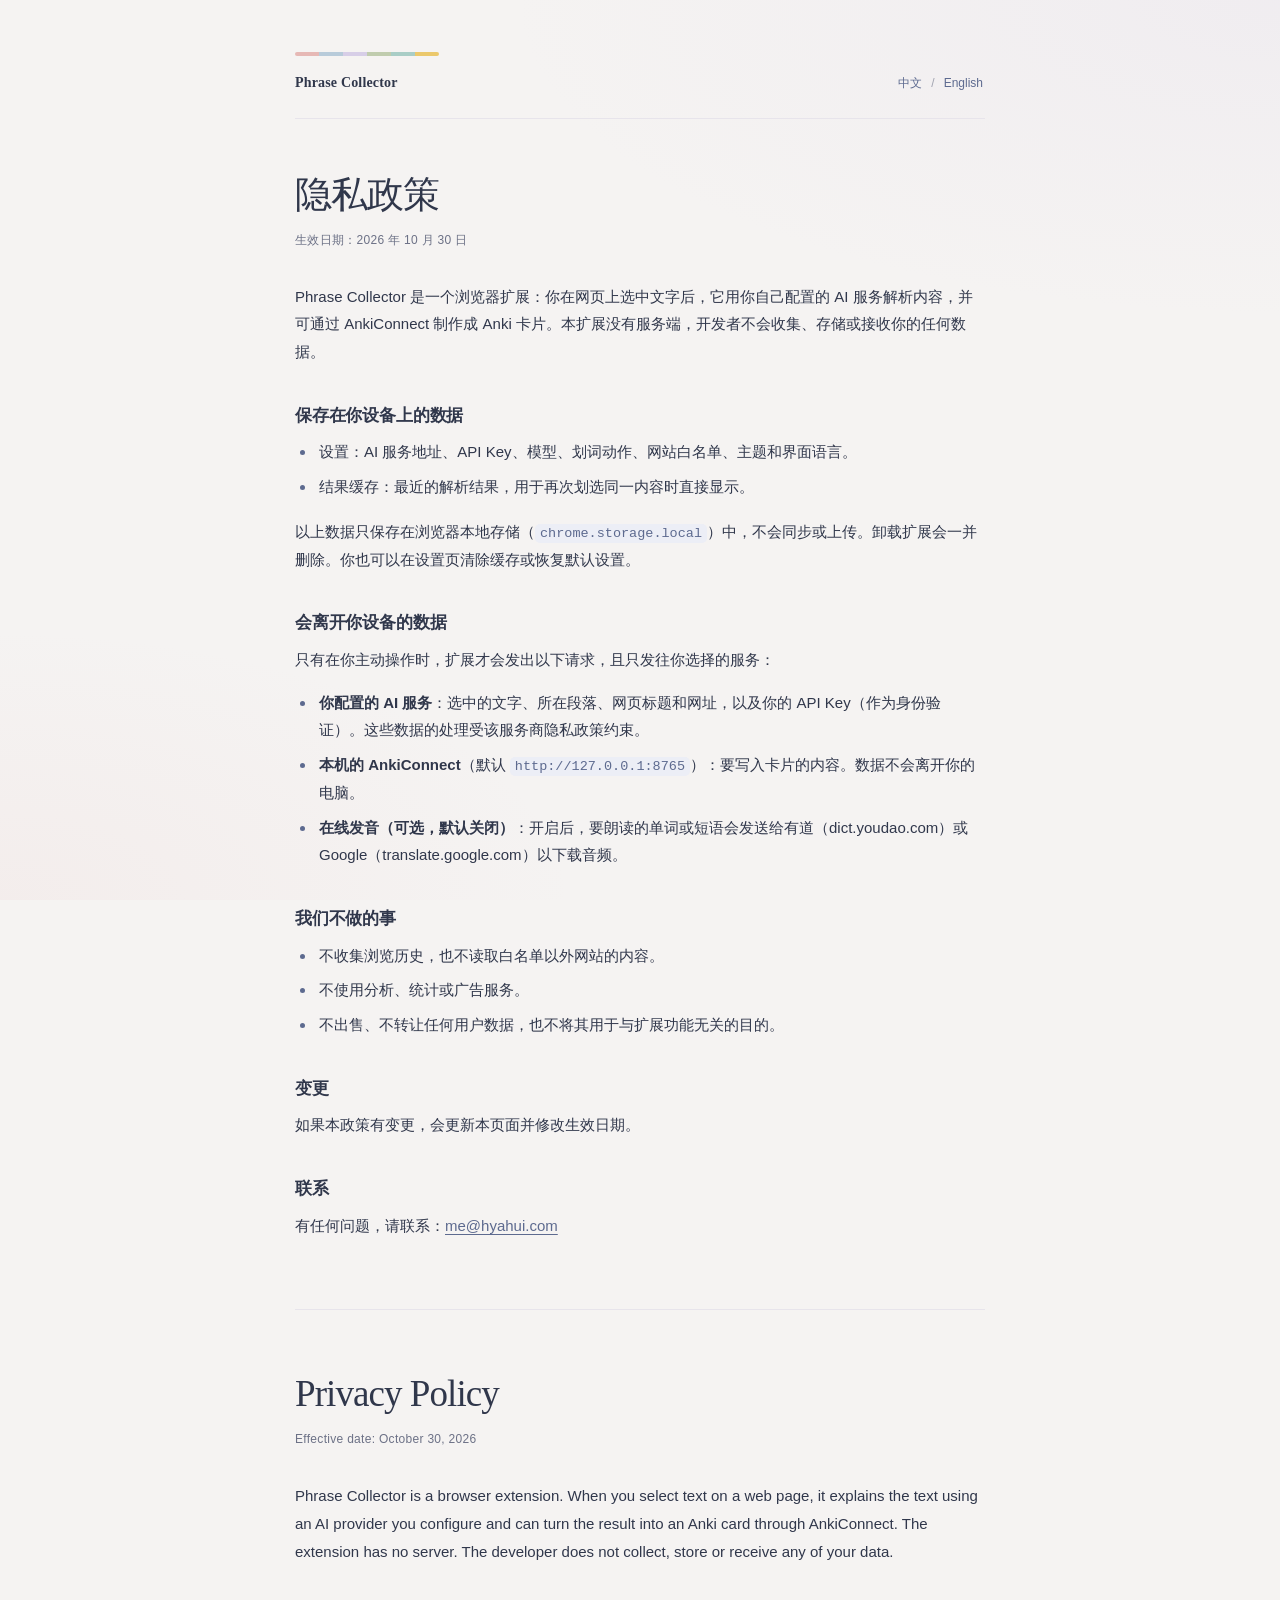
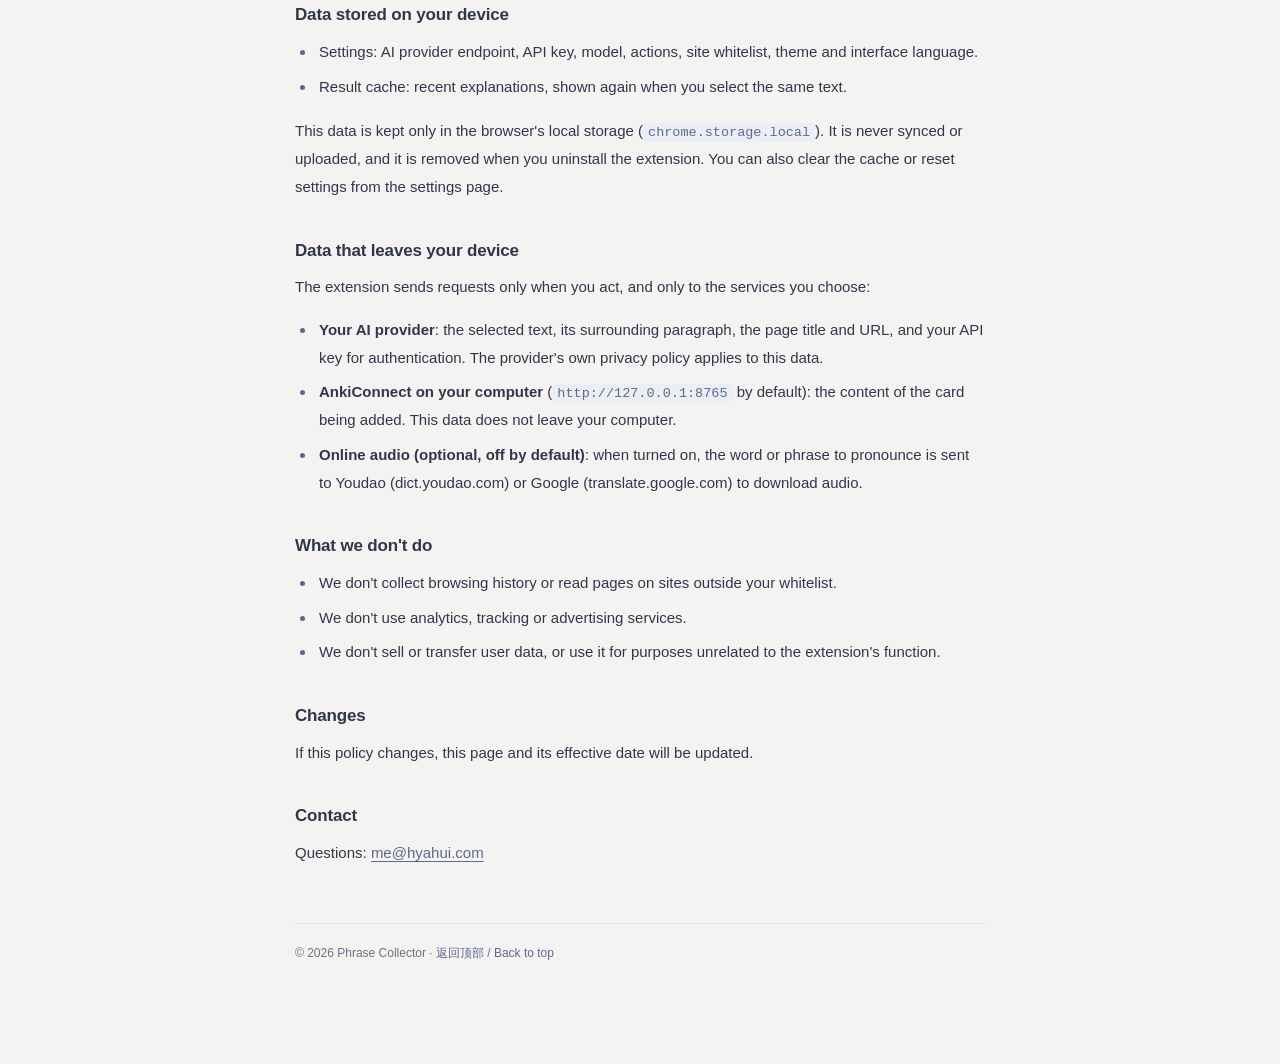
<file: docs/index.html>
<!doctype html>
<html lang="en">
<head>
  <meta charset="utf-8">
  <meta name="viewport" content="width=device-width, initial-scale=1">
  <meta http-equiv="refresh" content="0;url=./privacy-policy.html">
  <title>Phrase Collector · Privacy Policy</title>
  <link rel="canonical" href="./privacy-policy.html">
</head>
<body>
  <p>Phrase Collector Privacy Policy · 隐私政策:
  <a href="./privacy-policy.html">Open the privacy policy / 阅读隐私政策</a>.</p>
</body>
</html>
</file>
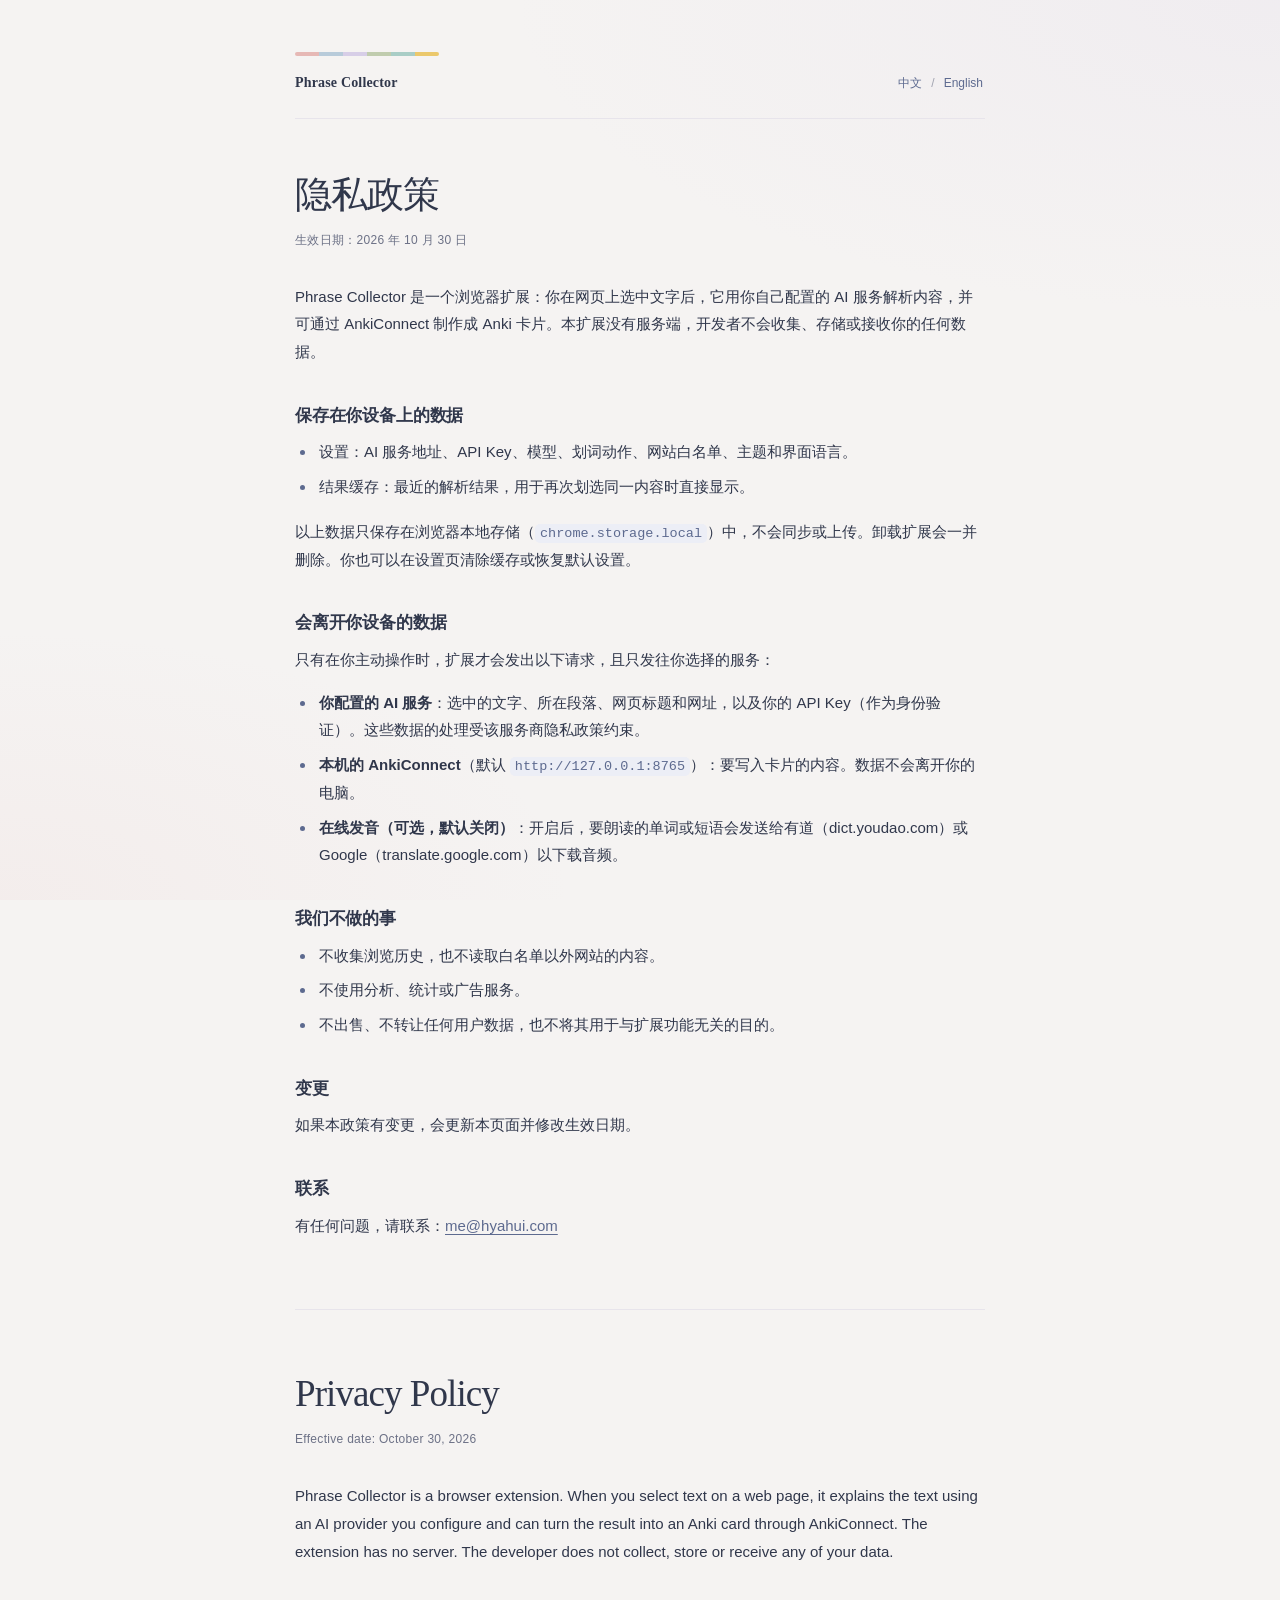
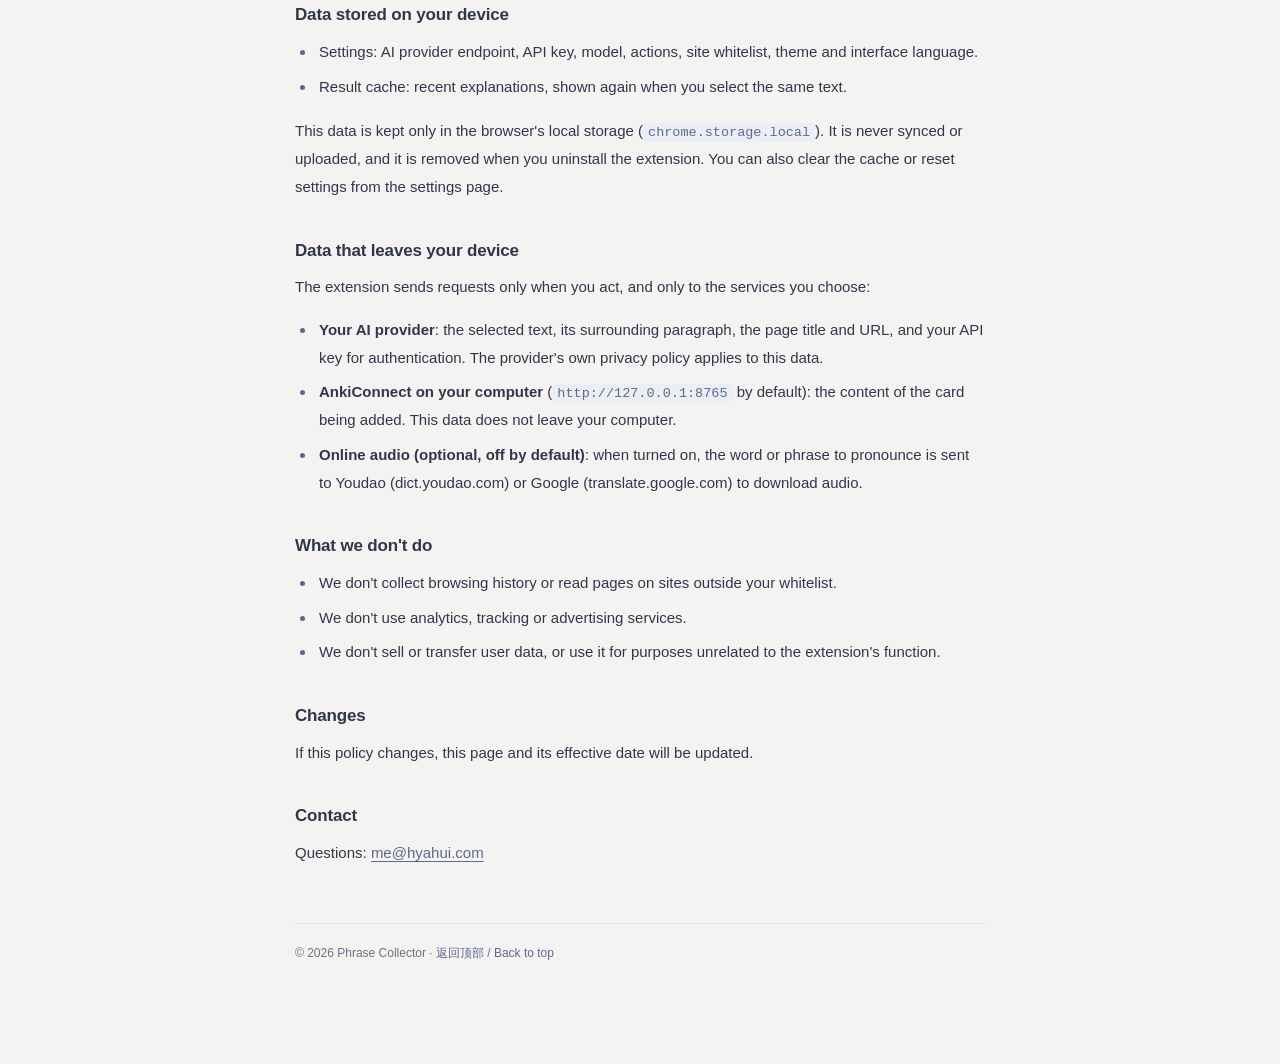
<file: docs/privacy-policy.html>
<!doctype html>
<html lang="zh-CN">
<head>
  <meta charset="utf-8">
  <meta name="viewport" content="width=device-width, initial-scale=1">
  <meta name="color-scheme" content="light dark">
  <meta name="description" content="Phrase Collector browser extension privacy policy. Read how local data, optional AI services, AnkiConnect and audio are handled.">
  <title>Privacy Policy · Phrase Collector</title>
  <style>
    :root {
      /* Phrase Collector's dusk palette, adapted for a quiet editorial page. */
      --paper: #f5f3f2;
      --surface: #fffdfb;
      --ink: #30374b;
      --soft: #6c7186;
      --rule: #e7e4eb;
      --accent: #5d6a8f;
      --focus: #838cac;
      --accent-soft: #eceef6;
      --c1: #e6b8b5; --c2: #b8cbda; --c3: #d7cee7;
      --c4: #c0ccae; --c5: #a9cdc6; --c6: #ebc86c;
      color-scheme: light;
    }
    @media (prefers-color-scheme: dark) {
      :root {
        --paper: #202431;
        --surface: #272d3d;
        --ink: #e8e9f1;
        --soft: #b0b5c9;
        --rule: #41475a;
        --accent: #bac6e9;
        --focus: #a9a7cf;
        --accent-soft: #343d55;
        --c1: #d7a6aa; --c2: #91b9d0; --c3: #baa9d3;
        --c4: #a6b99a; --c5: #8cb9b1; --c6: #d6b868;
        color-scheme: dark;
      }
    }
    *, *::before, *::after { box-sizing: border-box; }
    html { scroll-behavior: smooth; }
    body {
      margin: 0;
      background:
        radial-gradient(ellipse 60% 35% at 100% 0%, color-mix(in srgb, var(--c3) 17%, transparent), transparent),
        radial-gradient(ellipse 45% 30% at 0% 100%, color-mix(in srgb, var(--c1) 10%, transparent), transparent),
        var(--paper);
      background-attachment: fixed;
      color: var(--ink);
      font: 15px/1.85 -apple-system, BlinkMacSystemFont, "Segoe UI", "Noto Sans SC", "PingFang SC", "Microsoft YaHei", sans-serif;
      -webkit-font-smoothing: antialiased;
    }
    ::selection { background: color-mix(in srgb, var(--c3) 65%, transparent); }
    main { max-width: 754px; padding: 52px 32px 100px; margin: 0 auto; }
    .top {
      position: relative;
      display: flex; align-items: center; justify-content: space-between; gap: 20px;
      border-bottom: 1px solid var(--rule);
      padding: 20px 0 24px; margin-bottom: 52px;
    }
    .top::before {
      content: ""; position: absolute; left: 0; top: 0;
      width: 144px; height: 4px; border-radius: 12px;
      background: linear-gradient(90deg, var(--c1) 0 16.66%, var(--c2) 16.66% 33.33%, var(--c3) 33.33% 50%, var(--c4) 50% 66.66%, var(--c5) 66.66% 83.33%, var(--c6) 83.33% 100%);
    }
    .wordmark {
      color: var(--ink); text-decoration: none;
      font: 600 14px/1.4 Georgia, "Noto Serif SC", "Songti SC", serif;
      letter-spacing: .012em;
    }
    .wordmark:hover { color: var(--accent); }
    .lang { color: var(--soft); font-size: 12px; white-space: nowrap; }
    .lang a { text-decoration: none; padding: 5px 2px; }
    .lang .sep { padding: 0 7px; color: var(--soft); opacity: .6; }
    h1 {
      margin: 0 0 10px;
      font: 400 37px/1.28 Georgia, "Noto Serif SC", "Songti SC", serif;
      letter-spacing: -.025em;
    }
    .meta { color: var(--soft); font-size: 12px; letter-spacing: .025em; margin: 0 0 32px; }
    h2 {
      font: 600 17px/1.5 -apple-system, BlinkMacSystemFont, "Segoe UI", "Noto Sans SC", "PingFang SC", sans-serif;
      letter-spacing: -.01em; margin: 37px 0 10px;
    }
    p { margin: 0 0 15px; }
    ul { margin: 8px 0 17px; padding-left: 21px; }
    li { padding-left: 3px; margin-bottom: 7px; }
    li::marker { color: var(--accent); }
    a { color: var(--accent); text-underline-offset: 3px; text-decoration-thickness: 1px; }
    a:hover { text-decoration: underline; }
    a:focus-visible { outline: 3px solid var(--focus); outline-offset: 4px; border-radius: 2px; }
    code {
      font: .9em ui-monospace, SFMono-Regular, Menlo, Consolas, monospace;
      color: var(--accent); background: var(--accent-soft);
      padding: 2px 5px; border-radius: 5px; overflow-wrap: anywhere;
    }
    .divider { border: none; border-top: 1px solid var(--rule); margin: 70px 0 60px; }
    .foot {
      margin-top: 56px; padding-top: 18px; border-top: 1px solid var(--rule);
      color: var(--soft); font-size: 12px;
    }
    .foot a { text-decoration: none; }
    #chinese, #english { scroll-margin-top: 28px; }
    @media (max-width: 600px) {
      main { padding: 24px 22px 68px; }
      .top { padding: 18px 0 20px; margin-bottom: 38px; }
      .top::before { width: 120px; height: 3px; }
      h1 { font-size: 31px; }
      body { font-size: 14px; line-height: 1.8; }
      h2 { font-size: 16px; margin-top: 30px; }
      .divider { margin: 54px 0 44px; }
    }
    @media (prefers-reduced-motion: reduce) { html { scroll-behavior: auto; } }
  </style>
</head>
<body>
  <main>
    <header class="top">
      <a class="wordmark" href="https://github.com/ChristinaHyh/Phrase-Collector">Phrase Collector</a>
      <nav class="lang" aria-label="Language / 语言"><a href="#chinese" lang="zh-CN">中文</a><span class="sep">/</span><a href="#english" lang="en">English</a></nav>
    </header>

    <section id="chinese" lang="zh-CN" aria-labelledby="title-zh">
<h1 id="title-zh">隐私政策</h1>
<p class="meta">生效日期：2026 年 10 月 30 日</p>

<p>Phrase Collector 是一个浏览器扩展：你在网页上选中文字后，它用你自己配置的 AI 服务解析内容，并可通过 AnkiConnect 制作成 Anki 卡片。本扩展没有服务端，开发者不会收集、存储或接收你的任何数据。</p>

<h2>保存在你设备上的数据</h2>
<ul>
  <li>设置：AI 服务地址、API Key、模型、划词动作、网站白名单、主题和界面语言。</li>
  <li>结果缓存：最近的解析结果，用于再次划选同一内容时直接显示。</li>
</ul>
<p>以上数据只保存在浏览器本地存储（<code>chrome.storage.local</code>）中，不会同步或上传。卸载扩展会一并删除。你也可以在设置页清除缓存或恢复默认设置。</p>

<h2>会离开你设备的数据</h2>
<p>只有在你主动操作时，扩展才会发出以下请求，且只发往你选择的服务：</p>
<ul>
  <li><b>你配置的 AI 服务</b>：选中的文字、所在段落、网页标题和网址，以及你的 API Key（作为身份验证）。这些数据的处理受该服务商隐私政策约束。</li>
  <li><b>本机的 AnkiConnect</b>（默认 <code>http://127.0.0.1:8765</code>）：要写入卡片的内容。数据不会离开你的电脑。</li>
  <li><b>在线发音（可选，默认关闭）</b>：开启后，要朗读的单词或短语会发送给有道（dict.youdao.com）或 Google（translate.google.com）以下载音频。</li>
</ul>

<h2>我们不做的事</h2>
<ul>
  <li>不收集浏览历史，也不读取白名单以外网站的内容。</li>
  <li>不使用分析、统计或广告服务。</li>
  <li>不出售、不转让任何用户数据，也不将其用于与扩展功能无关的目的。</li>
</ul>

<h2>变更</h2>
<p>如果本政策有变更，会更新本页面并修改生效日期。</p>

<h2>联系</h2>
<p>有任何问题，请联系：<a href="mailto:me@hyahui.com">me@hyahui.com</a></p>
    </section>

    <hr class="divider">

    <section id="english" lang="en" aria-labelledby="title-en">
<h1 id="title-en">Privacy Policy</h1>
<p class="meta">Effective date: October 30, 2026</p>

<p>Phrase Collector is a browser extension. When you select text on a web page, it explains the text using an AI provider you configure and can turn the result into an Anki card through AnkiConnect. The extension has no server. The developer does not collect, store or receive any of your data.</p>

<h2>Data stored on your device</h2>
<ul>
  <li>Settings: AI provider endpoint, API key, model, actions, site whitelist, theme and interface language.</li>
  <li>Result cache: recent explanations, shown again when you select the same text.</li>
</ul>
<p>This data is kept only in the browser's local storage (<code>chrome.storage.local</code>). It is never synced or uploaded, and it is removed when you uninstall the extension. You can also clear the cache or reset settings from the settings page.</p>

<h2>Data that leaves your device</h2>
<p>The extension sends requests only when you act, and only to the services you choose:</p>
<ul>
  <li><b>Your AI provider</b>: the selected text, its surrounding paragraph, the page title and URL, and your API key for authentication. The provider's own privacy policy applies to this data.</li>
  <li><b>AnkiConnect on your computer</b> (<code>http://127.0.0.1:8765</code> by default): the content of the card being added. This data does not leave your computer.</li>
  <li><b>Online audio (optional, off by default)</b>: when turned on, the word or phrase to pronounce is sent to Youdao (dict.youdao.com) or Google (translate.google.com) to download audio.</li>
</ul>

<h2>What we don't do</h2>
<ul>
  <li>We don't collect browsing history or read pages on sites outside your whitelist.</li>
  <li>We don't use analytics, tracking or advertising services.</li>
  <li>We don't sell or transfer user data, or use it for purposes unrelated to the extension's function.</li>
</ul>

<h2>Changes</h2>
<p>If this policy changes, this page and its effective date will be updated.</p>

<h2>Contact</h2>
<p>Questions: <a href="mailto:me@hyahui.com">me@hyahui.com</a></p>
    </section>
    <footer class="foot">© 2026 Phrase Collector · <a href="#chinese">返回顶部 / Back to top</a></footer>
  </main>
</body>
</html>
</file>
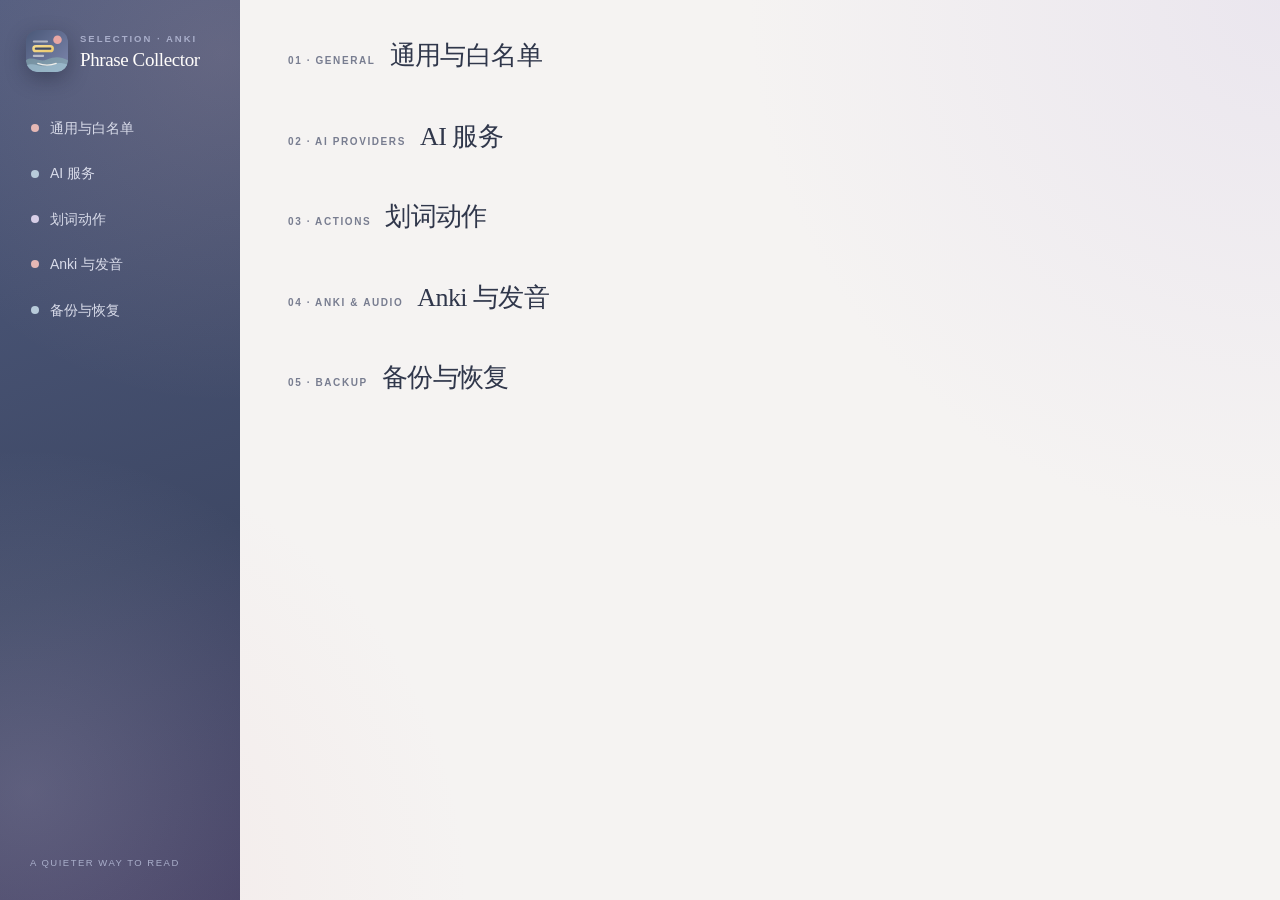
<file: options/options.html>
<!doctype html>
<html lang="zh-CN">
<head>
  <meta charset="utf-8">
  <meta name="viewport" content="width=device-width, initial-scale=1">
  <title data-i18n="Phrase Collector 设置">Phrase Collector 设置</title>
  <link rel="icon" type="image/svg+xml" href="../icons/icon.svg">
  <link rel="stylesheet" href="options.css">
</head>
<body>
  <aside class="nav">
    <div class="brand"><img src="../icons/icon.svg" alt=""><div><small>SELECTION · ANKI</small><b>Phrase Collector</b></div></div>
    <a href="#general"><i style="--c:var(--c1)"></i><span data-i18n="通用与白名单">通用与白名单</span></a>
    <a href="#providers"><i style="--c:var(--c2)"></i><span data-i18n="AI 服务">AI 服务</span></a>
    <a href="#actions"><i style="--c:var(--c3)"></i><span data-i18n="划词动作">划词动作</span></a>
    <a href="#anki"><i style="--c:var(--c1)"></i><span data-i18n="Anki 与发音">Anki 与发音</span></a>
    <a href="#backup"><i style="--c:var(--c2)"></i><span data-i18n="备份与恢复">备份与恢复</span></a>
    <div class="nav-foot">A QUIETER WAY TO READ</div>
  </aside>
  <main>
    <div id="welcome"></div>
    <section id="general"><div class="section-title"><span class="index">01 · GENERAL</span><h2 data-i18n="通用与白名单">通用与白名单</h2></div><div class="content"></div></section>
    <section id="providers"><div class="section-title"><span class="index">02 · AI PROVIDERS</span><h2 data-i18n="AI 服务">AI 服务</h2></div><div class="content"></div></section>
    <section id="actions"><div class="section-title"><span class="index">03 · ACTIONS</span><h2 data-i18n="划词动作">划词动作</h2></div><div class="content"></div></section>
    <section id="anki"><div class="section-title"><span class="index">04 · ANKI &amp; AUDIO</span><h2 data-i18n="Anki 与发音">Anki 与发音</h2></div><div class="content"></div></section>
    <section id="backup"><div class="section-title"><span class="index">05 · BACKUP</span><h2 data-i18n="备份与恢复">备份与恢复</h2></div><div class="content"></div></section>
  </main>
  <div id="toast"></div>
  <script src="../shared/default-prompts.js"></script>
  <script src="../shared/i18n.js"></script>
  <script src="../shared/core.js"></script>
  <script src="options.js"></script>
</body>
</html>
</file>
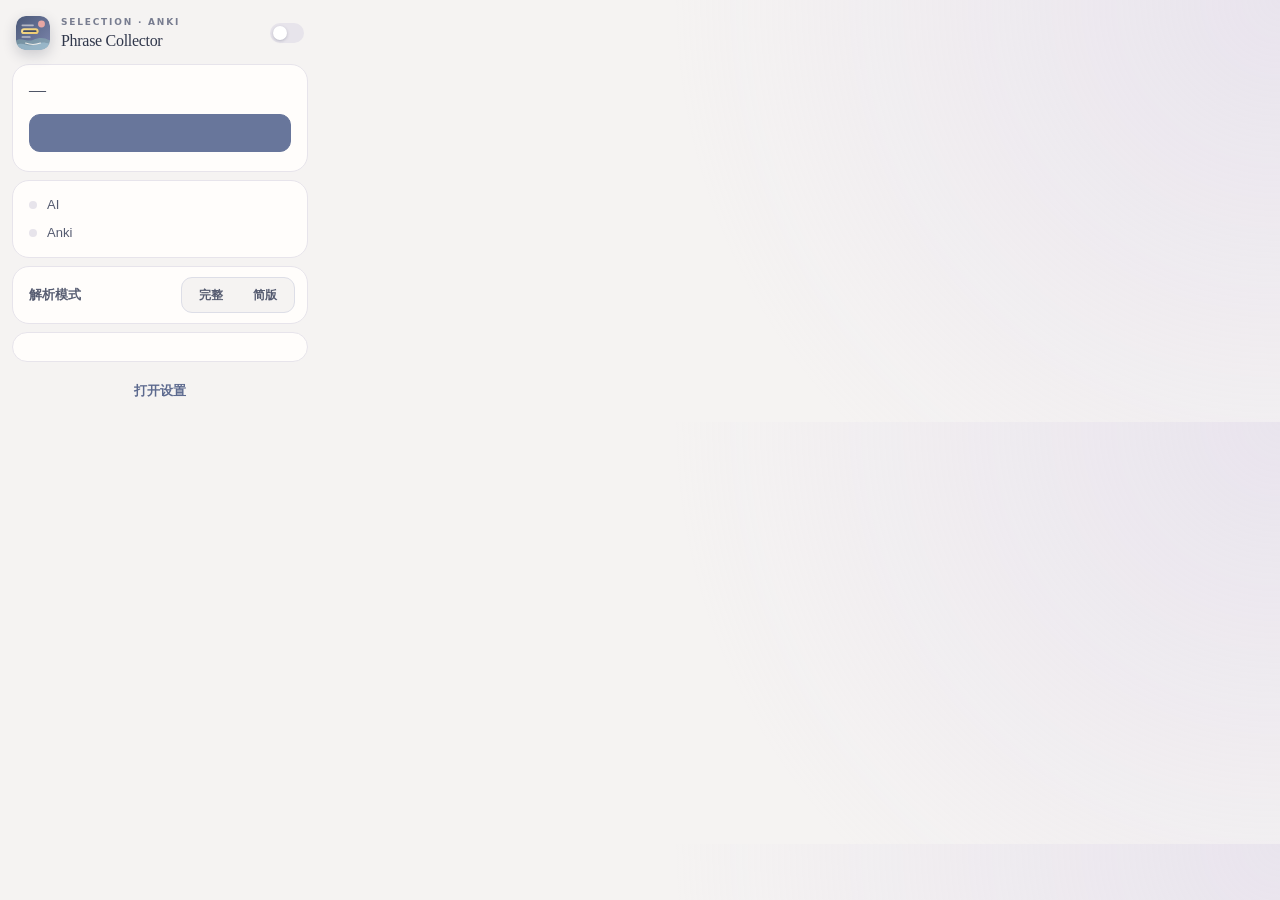
<file: popup/popup.html>
<!doctype html>
<html lang="zh-CN">
<head>
  <meta charset="utf-8">
  <title>Phrase Collector</title>
  <link rel="icon" type="image/svg+xml" href="../icons/icon.svg">
  <link rel="stylesheet" href="popup.css">
</head>
<body>
  <header>
    <img src="../icons/icon.svg" alt="">
    <span class="name"><small>SELECTION · ANKI</small>Phrase Collector</span>
    <label class="switch" data-i18n-title="启用 / 停用插件" title="启用 / 停用插件"><input type="checkbox" id="enabled"><span></span></label>
  </header>
  <section class="site">
    <div class="host" id="host">—</div>
    <div class="state" id="state"></div>
    <button id="toggleSite" class="primary"></button>
  </section>
  <section class="checks">
    <div class="check" id="aiCheck"><span class="dot"></span><span class="text">AI</span></div>
    <div class="check" id="ankiCheck"><span class="dot"></span><span class="text">Anki</span></div>
  </section>
  <section class="mode">
    <span class="label" data-i18n="解析模式">解析模式</span>
    <div class="seg" role="group">
      <button data-mode="full" data-i18n="完整">完整</button>
      <button data-mode="lite" data-i18n="简版">简版</button>
    </div>
  </section>
  <section class="actions" id="actions"></section>
  <footer>
    <button id="openOptions" data-i18n="打开设置">打开设置</button>
  </footer>
  <script src="../shared/default-prompts.js"></script>
  <script src="../shared/i18n.js"></script>
  <script src="../shared/core.js"></script>
  <script src="popup.js"></script>
</body>
</html>
</file>
<file: options/options.css>
/* 与 Weekly Hub / Finance Butler 同一套配色：纸白底、墨蓝字、雾蓝按钮、粉蓝紫绿金点缀 */
:root {
  --c1: #e6b8b5;
  --c2: #b8cbda;
  --c3: #d7cee7;
  --c4: #c0ccae;
  --c5: #a9cdc6;
  --c6: #ebc86c;

  --paper: #f5f3f2;
  --card: #fffdfb;
  --field: #ffffff;
  --fg: #30374b;
  --fg-2: #555b70;
  --muted: #787d90;
  --faint: #a0a3b0;
  --line: #e7e4eb;
  --line-2: #f0eef2;
  --input-line: #dddee7;
  --accent: #5d6a8f;
  --accent-soft: #eceef6;
  --btn: #68769b;
  --btn-hover: #515d82;
  --btn-fg: #ffffff;
  --ok: #4f7d68;
  --ok-soft: #e9f1ea;
  --danger: #a64d59;
  --danger-soft: #f8eaeb;
  --focus: #838cac;
  --ring: #a9a7cf;
  --toast: #323b59;
  --glow: radial-gradient(circle at 100% 0, color-mix(in srgb, var(--c3) 35%, transparent) 0, transparent 34%),
    radial-gradient(circle at 0 100%, color-mix(in srgb, var(--c1) 18%, transparent) 0, transparent 30%);
  --banner: linear-gradient(135deg, color-mix(in srgb, var(--c1) 22%, var(--card)), color-mix(in srgb, var(--c3) 26%, var(--card)));
  --banner-line: color-mix(in srgb, var(--c1) 40%, var(--line));
  --nav-bg: linear-gradient(160deg, #4f5b7e 0%, #3e4865 62%, #433f62 100%);
  --nav-glow: radial-gradient(circle at 12% 88%, rgba(215, 206, 231, .2), transparent 42%), radial-gradient(circle at 92% 6%, rgba(230, 184, 181, .16), transparent 40%);
  --nav-fg: #d9dcea;
  --nav-muted: #a9aeca;
  --serif: Georgia, "Noto Serif SC", "Songti SC", serif;
  --shadow: 0 12px 45px rgba(45, 48, 79, .045);
  color-scheme: light;
}


/* 湖光 Lagoon：与 Finance Butler 同一套绿色 */
:root[data-theme="lagoon"] {
  --c1: #82afa0;
  --c2: #b7c9a0;
  --c3: #ebc86c;
  --c4: #aacbdc;
  --c5: #e3c4ae;
  --c6: #a3bea7;
  --paper: #f4f6f0;
  --card: #ffffff;
  --field: #fbfcf9;
  --fg: #314940;
  --fg-2: #587165;
  --muted: #71887a;
  --faint: #8fa296;
  --line: #e0e8de;
  --line-2: #edf1ea;
  --input-line: #d9e4d9;
  --accent: #416c58;
  --accent-soft: #edf5ed;
  --btn: #608b77;
  --btn-hover: #477864;
  --btn-fg: #ffffff;
  --ok: #416c58;
  --ok-soft: #eff5ed;
  --danger: #a0695b;
  --danger-soft: #f9f0e9;
  --focus: #91b8a1;
  --ring: #91b8a1;
  --toast: #2f4a40;
  --glow: radial-gradient(circle at 100% 0, #e3eee4 0, transparent 34%);
  --banner: linear-gradient(135deg, color-mix(in srgb, var(--c2) 24%, var(--card)), color-mix(in srgb, var(--c3) 22%, var(--card)));
  --banner-line: color-mix(in srgb, var(--c3) 45%, var(--line));
  --nav-bg: linear-gradient(160deg, #4d7666 0%, #3a5f52 62%, #34574b 100%);
  --nav-glow: radial-gradient(circle at 12% 88%, rgba(183, 201, 160, .22), transparent 42%), radial-gradient(circle at 92% 6%, rgba(235, 200, 108, .16), transparent 40%);
  --nav-fg: #dbe8e0;
  --nav-muted: #a7c1b4;
  --shadow: 0 12px 45px rgba(48, 78, 64, .04);
}

* { box-sizing: border-box; }
html { scroll-behavior: smooth; }
body {
  margin: 0;
  background: var(--glow), var(--paper);
  background-attachment: fixed;
  color: var(--fg);
  font: 14px/1.6 Inter, -apple-system, BlinkMacSystemFont, "Segoe UI", Roboto, "Noto Sans SC", "PingFang SC", "Microsoft YaHei", sans-serif;
  -webkit-font-smoothing: antialiased;
  display: flex;
  min-height: 100vh;
}
::selection { background: color-mix(in srgb, var(--c3) 70%, transparent); }

/* 侧边导航：唯一的深色区域，取主题色条中的主色加深 */
.nav {
  position: sticky;
  top: 0;
  align-self: flex-start;
  width: 240px;
  flex-shrink: 0;
  height: 100vh;
  padding: 30px 18px;
  display: flex;
  flex-direction: column;
  gap: 3px;
  color: var(--nav-fg);
  background: var(--nav-glow), var(--nav-bg);
}
.brand { display: flex; align-items: center; gap: 12px; padding: 0 8px 32px; }
.brand img { width: 42px; height: 42px; border-radius: 12px; box-shadow: 0 7px 20px rgba(20, 24, 40, .35); }
.brand small { display: block; font-size: 9.5px; letter-spacing: 2px; font-weight: 750; color: var(--nav-muted); }
.brand b { display: block; font: 500 19px/1.25 var(--serif); letter-spacing: -.4px; margin-top: 2px; color: #fffdfb; }
.nav a {
  display: flex;
  align-items: center;
  gap: 11px;
  padding: 10px 13px;
  border-radius: 11px;
  color: var(--nav-fg);
  text-decoration: none;
  transition: background .15s, color .15s;
}
.nav a i { width: 8px; height: 8px; border-radius: 50%; background: var(--c); flex: none; }
.nav a:hover { background: rgba(255, 255, 255, .07); color: #fffdfb; }
.nav a.active { background: rgba(255, 255, 255, .13); color: #fffdfb; font-weight: 600; box-shadow: inset 0 0 0 1px rgba(255, 255, 255, .1); }
.nav-foot { margin-top: auto; padding: 0 12px; font-size: 9.5px; letter-spacing: 1.5px; color: var(--nav-muted); }

main { flex: 1; min-width: 0; max-width: 960px; padding: 40px 44px 160px; }
section { margin-bottom: 48px; scroll-margin-top: 30px; }
.section-title { display: flex; align-items: baseline; gap: 14px; flex-wrap: wrap; margin: 0 0 18px 4px; }
.section-title .index { font-size: 10px; letter-spacing: 1.6px; font-weight: 750; color: var(--muted); }
h2 { font: 400 26px/1.25 var(--serif); letter-spacing: -.6px; margin: 0; color: var(--fg); }
h3 { font: 400 17px/1.3 var(--serif); letter-spacing: -.2px; margin: 26px 0 10px; color: var(--fg); }

/* 卡片与表单 */
.card { background: var(--card); border: 1px solid var(--line); border-radius: 21px; padding: 22px 26px; margin-bottom: 14px; box-shadow: var(--shadow); }
.row { display: grid; grid-template-columns: 150px 1fr; gap: 6px 22px; align-items: start; margin: 14px 0; }
.row > label { padding-top: 9px; color: var(--fg-2); font-weight: 650; font-size: 12.5px; }
.help { font-size: 12px; color: var(--muted); margin-top: 7px; line-height: 1.75; }
code { background: var(--line-2); color: var(--fg-2); padding: 1px 6px; border-radius: 6px; font: 11.5px ui-monospace, SFMono-Regular, Menlo, Consolas, monospace; }

input[type=text], input[type=password], input[type=number], input:not([type]), select, textarea {
  width: 100%;
  padding: 9px 13px;
  border: 1px solid var(--input-line);
  border-radius: 12px;
  background: var(--field);
  color: var(--fg);
  font: inherit;
  font-size: 13px;
  outline: none;
  transition: border-color .15s, box-shadow .15s;
}
input::placeholder, textarea::placeholder { color: var(--faint); }
input:focus, select:focus, textarea:focus { border-color: var(--focus); box-shadow: 0 0 0 3px color-mix(in srgb, var(--focus) 16%, transparent); }
select {
  appearance: none;
  padding-right: 34px;
  background-image: url("data:image/svg+xml,%3Csvg xmlns='http://www.w3.org/2000/svg' viewBox='0 0 24 24' fill='none' stroke='%23787d90' stroke-width='2' stroke-linecap='round' stroke-linejoin='round'%3E%3Cpath d='m6 9 6 6 6-6'/%3E%3C/svg%3E");
  background-repeat: no-repeat;
  background-position: right 12px center;
  background-size: 14px;
  cursor: pointer;
}
textarea { font-family: ui-monospace, SFMono-Regular, Menlo, Consolas, monospace; font-size: 12.5px; line-height: 1.65; resize: vertical; }
input.invalid { border-color: var(--danger); box-shadow: 0 0 0 3px var(--danger-soft); }
input:disabled, textarea:disabled { opacity: .5; background: var(--line-2); }
.inline { display: flex; gap: 8px; align-items: center; flex-wrap: wrap; }
.inline > input, .inline > select { flex: 1; min-width: 120px; }

/* 开关 */
.check { display: inline-flex; align-items: center; gap: 9px; cursor: pointer; margin-right: 18px; padding: 6px 0; color: var(--fg); }
.check input {
  appearance: none;
  position: relative;
  width: 34px;
  height: 20px;
  margin: 0;
  flex: none;
  border-radius: 999px;
  background: var(--line);
  cursor: pointer;
  transition: background .2s;
}
.check input::after {
  content: "";
  position: absolute;
  top: 3px;
  left: 3px;
  width: 14px;
  height: 14px;
  border-radius: 50%;
  background: #fff;
  box-shadow: 0 1px 3px rgba(45, 48, 79, .25);
  transition: transform .2s ease;
}
.check input:checked { background: var(--btn); }
.check input:checked::after { transform: translateX(14px); }
.check input:focus-visible { outline: 3px solid var(--ring); outline-offset: 2px; }

/* 按钮 */
button {
  font: inherit;
  font-size: 13px;
  font-weight: 600;
  height: 36px;
  padding: 0 16px;
  border-radius: 11px;
  border: 1px solid var(--input-line);
  background: var(--field);
  color: var(--fg-2);
  cursor: pointer;
  white-space: nowrap;
  transition: background .2s, border-color .2s, color .2s, transform .2s;
}
button:hover { border-color: var(--focus); color: var(--fg); }
button:active:not(:disabled) { transform: scale(.98); }
button:disabled { opacity: .45; cursor: default; }
button.primary { background: var(--btn); border-color: var(--btn); color: var(--btn-fg); font-weight: 650; letter-spacing: .3px; }
button.primary:hover { background: var(--btn-hover); border-color: var(--btn-hover); color: var(--btn-fg); }
button.danger { color: var(--danger); }
button.danger:hover { background: var(--danger-soft); border-color: var(--danger-soft); color: var(--danger); }
button.small { height: 30px; padding: 0 12px; font-size: 12px; border-radius: 9px; }
button:focus-visible { outline: 3px solid var(--ring); outline-offset: 2px; }

.result { font-size: 12.5px; margin-top: 12px; white-space: pre-wrap; word-break: break-word; }
.result:empty { display: none; }
.result.ok, .result.err { padding: 10px 14px; border-radius: 12px; }
.result.ok { color: var(--ok); background: var(--ok-soft); }
.result.err { color: var(--danger); background: var(--danger-soft); }

/* 划词动作 */
details.action { background: var(--card); border: 1px solid var(--line); border-radius: 21px; margin-bottom: 14px; box-shadow: var(--shadow); }
details.action > summary { list-style: none; cursor: pointer; padding: 18px 24px; display: flex; align-items: center; gap: 12px; border-radius: 21px; }
details.action > summary::-webkit-details-marker { display: none; }
details.action > summary .titles { display: flex; flex-direction: column; gap: 2px; min-width: 0; }
details.action > summary .name { font: 400 19px/1.3 var(--serif); letter-spacing: -.3px; }
details.action > summary .meta { color: var(--muted); font-size: 12px; overflow: hidden; text-overflow: ellipsis; white-space: nowrap; }
details.action > summary .tag { margin-left: auto; }
details.action > summary .chev { display: grid; place-items: center; width: 18px; color: var(--muted); font-size: 9px; transition: transform .2s; }
details.action[open] > summary .chev { transform: rotate(90deg); }
details.action > summary .chip { width: 36px; height: 36px; border-radius: 12px; display: grid; place-items: center; font-size: 17px; background: color-mix(in srgb, var(--c) 40%, var(--card)); }
details.action .inner { padding: 0 32px 28px; border-top: 1px solid var(--line-2); }
details.sub { border: 1px solid var(--line); border-radius: 14px; padding: 4px 16px; margin: 14px 0; }
details.sub[open] { padding-bottom: 14px; }
details.sub > summary { cursor: pointer; padding: 8px 0; color: var(--accent); font-weight: 600; font-size: 13px; }


.tag { display: inline-block; font-size: 10px; letter-spacing: 1px; padding: 3px 9px; border-radius: 99px; background: var(--ok-soft); color: var(--ok); font-weight: 700; }
.tag.off { background: var(--line-2); color: var(--muted); }

.banner {
  background: var(--banner);
  border: 1px solid var(--banner-line);
  color: var(--fg);
  border-radius: 21px;
  padding: 18px 24px;
  margin-bottom: 32px;
}
.banner b { font: 400 17px var(--serif); }
.banner ol { margin: 8px 0 0; padding-left: 20px; color: var(--fg-2); }
.banner li { margin: 3px 0; }
.footer-ops { display: flex; gap: 8px; justify-content: flex-end; margin-top: 18px; flex-wrap: wrap; }
.mapping .row { grid-template-columns: 150px 1fr; }

#toast {
  position: fixed;
  bottom: 28px;
  left: 50%;
  transform: translateX(-50%) translateY(16px);
  background: var(--toast);
  color: var(--paper);
  padding: 10px 20px;
  border-radius: 12px;
  font-size: 13px;
  opacity: 0;
  transition: opacity .2s, transform .2s;
  pointer-events: none;
  box-shadow: 0 12px 34px -10px rgba(35, 41, 65, .55);
}
#toast.show { opacity: 1; transform: translateX(-50%); }

@media (max-width: 760px) {
  body { display: block; }
  .nav { position: static; width: auto; height: auto; flex-direction: row; flex-wrap: wrap; padding: 16px; }
  .brand { width: 100%; padding-bottom: 12px; }
  .nav-foot { display: none; }
  main { padding: 20px 16px; }
  .row { grid-template-columns: 1fr; }
  .row > label { padding-top: 0; }
  .card, details.action .inner { padding-left: 16px; padding-right: 16px; }
}
@media (prefers-reduced-motion: reduce) {
  html { scroll-behavior: auto; }
  * { transition: none !important; }
}

/* 主题选择 */
.themes { display: grid; grid-template-columns: repeat(auto-fit, minmax(230px, 1fr)); gap: 10px; }
.theme {
  height: auto;
  display: grid;
  grid-template-columns: auto 1fr;
  grid-template-rows: auto auto;
  gap: 10px 12px;
  align-items: center;
  padding: 14px;
  border-radius: 16px;
  text-align: left;
  white-space: normal;
  background: var(--field);
}
.theme img { width: 36px; height: 36px; border-radius: 10px; }
.theme-text b { display: block; font: 400 16px/1.3 var(--serif); color: var(--fg); }
.theme-text small { display: block; font-size: 11.5px; font-weight: 400; color: var(--muted); }
.swatches { grid-column: 1 / -1; display: flex; height: 10px; border-radius: 999px; overflow: hidden; }
.swatches i { flex: 1; }
.theme.on { border-color: var(--btn); box-shadow: 0 0 0 3px color-mix(in srgb, var(--btn) 18%, transparent); background: var(--card); }

/* 可筛选下拉框 */
.combo { position: relative; flex: 1; min-width: 0; }
.combo > input { padding-right: 40px; }
.combo-toggle {
  position: absolute;
  right: 4px;
  top: 50%;
  transform: translateY(-50%);
  width: 30px;
  height: 30px;
  padding: 0;
  border: none;
  border-radius: 8px;
  background: transparent;
  display: grid;
  place-items: center;
  color: var(--muted);
}
.combo-toggle:hover { background: var(--line-2); color: var(--fg); }
.combo-toggle:active:not(:disabled) { transform: translateY(-50%); }
.combo-toggle svg { width: 15px; height: 15px; fill: none; stroke: currentColor; stroke-width: 2; stroke-linecap: round; stroke-linejoin: round; transition: transform .2s; }
.combo.open .combo-toggle svg { transform: rotate(180deg); }
.combo.open > input { border-color: var(--focus); box-shadow: 0 0 0 3px color-mix(in srgb, var(--focus) 16%, transparent); }
.combo-list {
  position: absolute;
  z-index: 30;
  left: 0;
  right: 0;
  top: calc(100% + 6px);
  max-height: 280px;
  overflow: auto;
  padding: 6px;
  background: var(--card);
  border: 1px solid var(--line);
  border-radius: 14px;
  box-shadow: 0 18px 44px -14px rgba(45, 48, 79, .28);
}
.combo-item { display: flex; align-items: center; justify-content: space-between; gap: 8px; padding: 8px 12px; border-radius: 9px; cursor: pointer; font-size: 13px; color: var(--fg-2); overflow-wrap: anywhere; }
.combo-item:hover, .combo-item.active { background: var(--accent-soft); color: var(--fg); }
.combo-item.current { color: var(--accent); font-weight: 650; }
.combo-item.current::after { content: "✓"; font-size: 12px; }
.combo-empty { padding: 10px 12px; color: var(--muted); font-size: 12.5px; }
.inline > .combo { flex: 1; min-width: 160px; }

/* 面板风格下拉菜单（替代原生 select） */
.dropdown { position: relative; min-width: 0; }
.inline > .dropdown { flex: 1; min-width: 140px; }
.dd-btn {
  width: 100%;
  height: auto;
  min-height: 40px;
  display: flex;
  align-items: center;
  justify-content: space-between;
  gap: 10px;
  padding: 9px 10px 9px 13px;
  border: 1px solid var(--input-line);
  border-radius: 12px;
  background: var(--field);
  color: var(--fg);
  font-size: 13px;
  font-weight: 400;
  text-align: left;
  white-space: nowrap;
}
.dd-btn:active:not(:disabled) { transform: none; }
.dd-btn:hover { border-color: var(--focus); }
.dd-label { min-width: 0; overflow: hidden; text-overflow: ellipsis; }
.dd-btn svg { flex: none; width: 15px; height: 15px; fill: none; stroke: var(--muted); stroke-width: 2; stroke-linecap: round; stroke-linejoin: round; transition: transform .2s; }
.dropdown.open .dd-btn { border-color: var(--focus); box-shadow: 0 0 0 3px color-mix(in srgb, var(--focus) 16%, transparent); }
.dropdown.open .dd-btn svg { transform: rotate(180deg); }
.dropdown .combo-list { right: auto; min-width: 100%; width: max-content; max-width: min(560px, 90vw); animation: pc-drop .14s ease-out; }
.dropdown.up .combo-list { top: auto; bottom: calc(100% + 6px); }
.combo-list { animation: pc-drop .14s ease-out; }
@keyframes pc-drop { from { opacity: 0; transform: translateY(-4px); } to { opacity: 1; transform: none; } }

/* 面板风格确认弹窗 */
.overlay {
  position: fixed;
  inset: 0;
  z-index: 100;
  display: grid;
  place-items: center;
  padding: 20px;
  background: color-mix(in srgb, var(--fg) 28%, transparent);
  backdrop-filter: blur(3px);
  opacity: 0;
  transition: opacity .18s;
}
.overlay.show { opacity: 1; }
.dialog {
  width: min(420px, 100%);
  overflow: hidden;
  background: var(--card);
  border: 1px solid var(--line);
  border-radius: 21px;
  box-shadow: 0 22px 60px -18px rgba(45, 48, 79, .4), 0 4px 14px -6px rgba(45, 48, 79, .12);
  transform: translateY(8px) scale(.98);
  transition: transform .18s ease-out;
}
.overlay.show .dialog { transform: none; }
.dialog-head {
  display: flex;
  align-items: center;
  gap: 12px;
  padding: 16px 20px 14px;
  border-bottom: 1px solid var(--line-2);
  background: linear-gradient(115deg, color-mix(in srgb, var(--c1) 24%, var(--card)) 0%, color-mix(in srgb, var(--c3) 22%, var(--card)) 55%, color-mix(in srgb, var(--c2) 26%, var(--card)) 100%);
}
.dialog-head h3 { margin: 0; font: 500 17px/1.35 var(--serif); letter-spacing: -.2px; overflow-wrap: anywhere; }
.dialog-icon { flex: none; width: 36px; height: 36px; border-radius: 12px; display: grid; place-items: center; color: var(--accent); background: var(--card); box-shadow: 0 2px 8px -2px rgba(45, 48, 79, .18); }
.dialog-icon.danger { color: var(--danger); }
.dialog-icon svg { width: 18px; height: 18px; fill: none; stroke: currentColor; stroke-width: 2; stroke-linecap: round; stroke-linejoin: round; }
.dialog-msg { margin: 0; padding: 16px 20px 0; color: var(--fg-2); font-size: 13.5px; line-height: 1.75; white-space: pre-wrap; overflow-wrap: anywhere; }
.dialog-ops { display: flex; justify-content: flex-end; gap: 8px; padding: 18px 20px; }
button.danger.solid { background: var(--danger); border-color: var(--danger); color: #fff; font-weight: 650; }
button.danger.solid:hover { background: color-mix(in srgb, var(--danger) 86%, #000); border-color: transparent; color: #fff; }

/* 划词动作：分组布局 */
.intro { margin: 0 4px 20px; color: var(--muted); font-size: 13px; line-height: 1.8; }
.intro p { margin: 0 0 10px; }
.vars { display: flex; flex-wrap: wrap; align-items: center; gap: 6px; }
.vars span { font-size: 10px; letter-spacing: 1.4px; font-weight: 750; margin-right: 4px; }
.group { padding: 28px 0 8px; }
/* 内置动作：完整版 / 简版切换 */
.variant-bar { padding: 22px 0 0; }
.variant-switch { display: inline-flex; gap: 2px; padding: 3px; border: 1px solid var(--input-line); border-radius: 12px; background: var(--field); }
.variant-switch button { height: 30px; padding: 0 16px; font-size: 12.5px; border: 0; border-radius: 9px; background: transparent; }
.variant-switch button.on { background: var(--btn); color: var(--btn-fg); }
.variant-switch button:active:not(:disabled) { transform: none; }
.group + .group { border-top: 1px solid var(--line-2); margin-top: 20px; }
.group-head { margin-bottom: 14px; }
.group-head h3 { margin: 0; font-size: 18px; }
.group-head p { margin: 4px 0 0; font-size: 12px; color: var(--muted); }
.group .row { margin: 18px 0; }
.row.stack { grid-template-columns: 1fr; gap: 8px; }
.row.stack > label { padding-top: 0; }
.fields { display: flex; flex-direction: column; gap: 12px; }
.field-item { padding: 14px 16px; border: 1px solid var(--line); border-radius: 16px; background: color-mix(in srgb, var(--paper) 45%, var(--card)); }
.field-top { display: grid; grid-template-columns: 26px minmax(0, 1fr) 150px auto; gap: 10px; align-items: center; }
.field-no { font-size: 10px; letter-spacing: 1px; font-weight: 750; color: var(--muted); }
.field-ops { display: flex; gap: 4px; }
.field-ops button { width: 30px; padding: 0; display: grid; place-items: center; color: var(--fg-2); }
.field-ops button svg { width: 16px; height: 16px; fill: none; stroke: currentColor; stroke-width: 2.6; stroke-linecap: round; stroke-linejoin: round; }
.field-ops button:hover:not(:disabled) { color: var(--accent); border-color: var(--focus); background: var(--accent-soft); }
.field-ops button.danger:hover:not(:disabled) { color: var(--danger); border-color: var(--danger-soft); background: var(--danger-soft); }
.field-item textarea { margin-top: 10px; font-family: inherit; min-height: 44px; }
.field-note { margin: 10px 0 0 36px; font-size: 12px; color: var(--muted); }
.add-field { margin-top: 12px; }
@media (max-width: 760px) {
  details.action .inner { padding: 0 16px 20px; }
  .field-top { grid-template-columns: 1fr 1fr; }
  .field-no { display: none; }
  .field-note { margin-left: 0; }
}

/* 滚动条：主题色条渐变（只用 ::-webkit-scrollbar，标准的 scrollbar-color 会覆盖它） */
::-webkit-scrollbar { width: 12px; height: 12px; }
::-webkit-scrollbar-track { background: transparent; }
::-webkit-scrollbar-thumb {
  border: 3px solid transparent;
  border-radius: 12px;
  background: linear-gradient(180deg, color-mix(in srgb, var(--c1) 85%, var(--paper)), color-mix(in srgb, var(--c3) 85%, var(--paper)), color-mix(in srgb, var(--c2) 85%, var(--paper))) padding-box;
}
::-webkit-scrollbar-thumb:hover { background: linear-gradient(180deg, var(--c1), var(--c3), var(--c2)) padding-box; }
::-webkit-scrollbar-corner { background: transparent; }
textarea::-webkit-scrollbar-track, .combo-list::-webkit-scrollbar-track { margin: 6px 0; }

/* 动作图标 */
.pc-icon-svg { width: 100%; height: 100%; }
.pc-icon-img { width: 100%; height: 100%; object-fit: contain; border-radius: 4px; }
.pc-icon-text { line-height: 1; }
details.action > summary .chip { color: var(--accent); }
details.action > summary .chip .pc-icon-svg, details.action > summary .chip .pc-icon-img { width: 19px; height: 19px; }
.icon-pick { position: relative; flex: none; }
.icon-btn { width: 52px; height: 40px; padding: 0; display: grid; place-items: center; font-size: 19px; color: var(--accent); }
.icon-btn .pc-icon-svg, .icon-btn .pc-icon-img { width: 20px; height: 20px; }
.icon-pop {
  position: absolute;
  z-index: 40;
  top: calc(100% + 8px);
  left: 0;
  width: 336px;
  padding: 10px;
  background: var(--card);
  border: 1px solid var(--line);
  border-radius: 16px;
  box-shadow: 0 18px 44px -14px rgba(45, 48, 79, .3);
}
.icon-tabs { display: flex; gap: 2px; padding: 3px; margin-bottom: 10px; border-radius: 11px; background: var(--line-2); }
.icon-tabs button { flex: 1; height: 28px; padding: 0; border: none; border-radius: 8px; background: transparent; color: var(--muted); font-size: 12px; }
.icon-tabs button:hover { color: var(--fg); }
.icon-tabs button.on { background: var(--card); color: var(--fg); box-shadow: 0 1px 3px rgba(45, 48, 79, .14); }
.icon-grid { display: grid; grid-template-columns: repeat(7, 1fr); gap: 4px; }
.icon-cell { height: 40px; padding: 0; display: grid; place-items: center; border: 1px solid transparent; border-radius: 10px; background: transparent; font-size: 19px; color: var(--accent); }
.icon-cell .pc-icon-svg { width: 19px; height: 19px; }
.icon-cell:hover { background: color-mix(in srgb, var(--c1) 22%, var(--card)); border-color: transparent; }
.icon-cell.on { background: color-mix(in srgb, var(--c2) 30%, var(--card)); border-color: color-mix(in srgb, var(--c2) 60%, var(--line)); }
.icon-custom { display: flex; flex-direction: column; gap: 8px; padding: 2px 2px 4px; }
.icon-custom label { font-size: 11px; font-weight: 650; color: var(--fg-2); }
.icon-custom .help { margin: 0; }

/* 划词按钮样式预览 */
.choice { grid-template-columns: 1fr; }
.tb-preview { display: flex; flex-wrap: wrap; gap: 2px; padding: 4px; width: fit-content; max-width: 100%; border: 1px solid var(--line); border-radius: 12px; background: var(--card); box-shadow: 0 6px 16px -8px rgba(45, 48, 79, .25); }
.tb-btn { display: flex; align-items: center; gap: 6px; height: 28px; padding: 0 9px; border-radius: 8px; font-size: 12px; font-weight: 550; color: var(--fg-2); }
.tb-preview.lite .tb-btn { width: 30px; padding: 0; justify-content: center; }
.tb-btn .ic { display: grid; place-items: center; width: 16px; height: 16px; font-size: 14px; color: var(--accent); }
.tb-btn kbd { font: 600 9.5px ui-monospace, Menlo, Consolas, monospace; color: var(--muted); border: 1px solid var(--line); border-radius: 5px; padding: 1px 4px; }
.cache-info { font-size: 12px; color: var(--muted); }

/* 白名单网站未授权提示 */
.perm-note:empty { display: none; }
.perm-note { display: flex; align-items: center; gap: 10px; margin-top: 10px; padding: 10px 12px 10px 14px; border-radius: 12px; font-size: 12.5px; line-height: 1.6; color: var(--fg-2); background: var(--banner); border: 1px solid var(--banner-line); }
.perm-note > svg { flex: none; width: 16px; height: 16px; fill: none; stroke: var(--danger); stroke-width: 2; stroke-linecap: round; stroke-linejoin: round; }
.perm-note > span { flex: 1; min-width: 0; overflow-wrap: anywhere; }
.perm-note > button { flex: none; }
</file>
<file: popup/popup.css>
:root {
  --c1: #e6b8b5;
  --c2: #b8cbda;
  --c3: #d7cee7;
  --c4: #c0ccae;
  --c6: #ebc86c;
  --paper: #f5f3f2;
  --card: #fffdfb;
  --fg: #30374b;
  --fg-2: #555b70;
  --muted: #787d90;
  --line: #e7e4eb;
  --input-line: #dddee7;
  --accent: #5d6a8f;
  --btn: #68769b;
  --btn-hover: #515d82;
  --btn-fg: #ffffff;
  --ok: #4f7d68;
  --danger: #a64d59;
  --dot-ok: #8fb59f;
  --dot-warn: #ebc86c;
  --dot-err: #d9908c;
  --serif: Georgia, "Noto Serif SC", "Songti SC", serif;
}

:root[data-theme="lagoon"] {
  --dot-ok: #82afa0;
  --dot-err: #c98f7c;
  --c1: #82afa0;
  --c2: #ebc86c;
  --c3: #e3eee4;
  --c4: #b7c9a0;
  --c6: #ebc86c;
  --paper: #f4f6f0;
  --card: #ffffff;
  --fg: #314940;
  --fg-2: #587165;
  --muted: #71887a;
  --line: #e0e8de;
  --input-line: #d9e4d9;
  --accent: #416c58;
  --btn: #608b77;
  --btn-hover: #477864;
  --btn-fg: #ffffff;
  --ok: #416c58;
  --danger: #a0695b;
}

* { box-sizing: border-box; }
body {
  margin: 0;
  width: 320px;
  padding: 12px;
  background: radial-gradient(circle at 100% 0, color-mix(in srgb, var(--c3) 40%, transparent) 0, transparent 45%), var(--paper);
  color: var(--fg);
  font: 13px/1.55 Inter, -apple-system, BlinkMacSystemFont, "Segoe UI", Roboto, "Noto Sans SC", "PingFang SC", "Microsoft YaHei", sans-serif;
  -webkit-font-smoothing: antialiased;
}
header { display: flex; align-items: center; gap: 11px; padding: 4px 4px 14px; }
header img { width: 34px; height: 34px; border-radius: 10px; box-shadow: 0 5px 14px rgba(35, 41, 65, .2); }
header .name { flex: 1; font: 500 16px/1.2 var(--serif); letter-spacing: -.3px; }
header .name small { display: block; font: 750 9px/1.4 Inter, system-ui, sans-serif; letter-spacing: 1.8px; color: var(--muted); margin-bottom: 2px; }
.switch { position: relative; width: 34px; height: 20px; cursor: pointer; }
.switch input { opacity: 0; width: 0; height: 0; }
.switch span { position: absolute; inset: 0; background: var(--line); border-radius: 99px; transition: background .2s; }
.switch span::after { content: ""; position: absolute; left: 3px; top: 3px; width: 14px; height: 14px; border-radius: 50%; background: #fff; box-shadow: 0 1px 3px rgba(45, 48, 79, .25); transition: transform .2s ease; }
.switch input:checked + span { background: var(--btn); }
.switch input:checked + span::after { transform: translateX(14px); }
section { background: var(--card); border: 1px solid var(--line); border-radius: 17px; padding: 14px 16px; margin-bottom: 8px; }
.host { font: 400 17px/1.35 var(--serif); letter-spacing: -.3px; word-break: break-all; }
.state { color: var(--muted); font-size: 12px; margin: 3px 0 12px; }
.state.on { color: var(--ok); }
button {
  font: inherit;
  font-weight: 650;
  height: 38px;
  padding: 0 14px;
  border-radius: 11px;
  border: 1px solid var(--input-line);
  background: var(--card);
  color: var(--fg-2);
  cursor: pointer;
  width: 100%;
  transition: background .2s, border-color .2s, transform .2s;
}
button:hover { border-color: var(--accent); color: var(--fg); }
button:active:not(:disabled) { transform: scale(.98); }
button.primary { background: var(--btn); border-color: var(--btn); color: var(--btn-fg); letter-spacing: .3px; }
button.primary:hover { background: var(--btn-hover); border-color: var(--btn-hover); color: var(--btn-fg); }
button:disabled { opacity: .5; cursor: default; }
.checks { display: flex; flex-direction: column; gap: 8px; }
.check { display: flex; align-items: center; gap: 10px; }
.check .text { flex: 1; color: var(--fg-2); }
.dot { width: 8px; height: 8px; border-radius: 50%; background: var(--line); flex-shrink: 0; }
.check.ok .dot { background: var(--dot-ok); box-shadow: 0 0 0 4px color-mix(in srgb, var(--dot-ok) 28%, transparent); }
.check.warn .dot { background: var(--dot-warn); box-shadow: 0 0 0 4px color-mix(in srgb, var(--dot-warn) 28%, transparent); }
.check.err .dot { background: var(--dot-err); box-shadow: 0 0 0 4px color-mix(in srgb, var(--dot-err) 28%, transparent); }
.check a { color: var(--accent); cursor: pointer; text-decoration: underline; text-underline-offset: 3px; }
.actions .item { display: flex; justify-content: space-between; align-items: center; gap: 8px; padding: 4px 0; }
.actions .item kbd { font: 600 10px ui-monospace, Menlo, Consolas, monospace; border: 1px solid var(--line); border-radius: 6px; padding: 2px 6px; color: var(--muted); }
.actions .title { color: var(--muted); font-size: 9.5px; letter-spacing: 1.6px; font-weight: 750; margin-bottom: 6px; }
footer { padding: 2px 0 0; }
footer button { border-color: transparent; background: transparent; color: var(--accent); }
footer button:hover { background: var(--card); border-color: var(--line); }
.actions .act { display: flex; align-items: center; gap: 8px; }
.actions .ic { display: grid; place-items: center; width: 18px; height: 18px; font-size: 14px; color: var(--accent); }
.pc-icon-svg { width: 100%; height: 100%; }
.pc-icon-img { width: 100%; height: 100%; object-fit: contain; border-radius: 4px; }
.mode { display: flex; align-items: center; justify-content: space-between; gap: 12px; padding: 10px 12px 10px 16px; }
.mode .label { color: var(--fg-2); font-weight: 650; }
.seg { display: inline-flex; gap: 2px; padding: 3px; border: 1px solid var(--input-line); border-radius: 11px; background: var(--paper); }
.seg button { width: auto; height: 28px; padding: 0 14px; border: 0; border-radius: 8px; background: transparent; font-size: 12px; }
.seg button.on { background: var(--btn); color: var(--btn-fg); }
.seg button:active:not(:disabled) { transform: none; }
</file>
